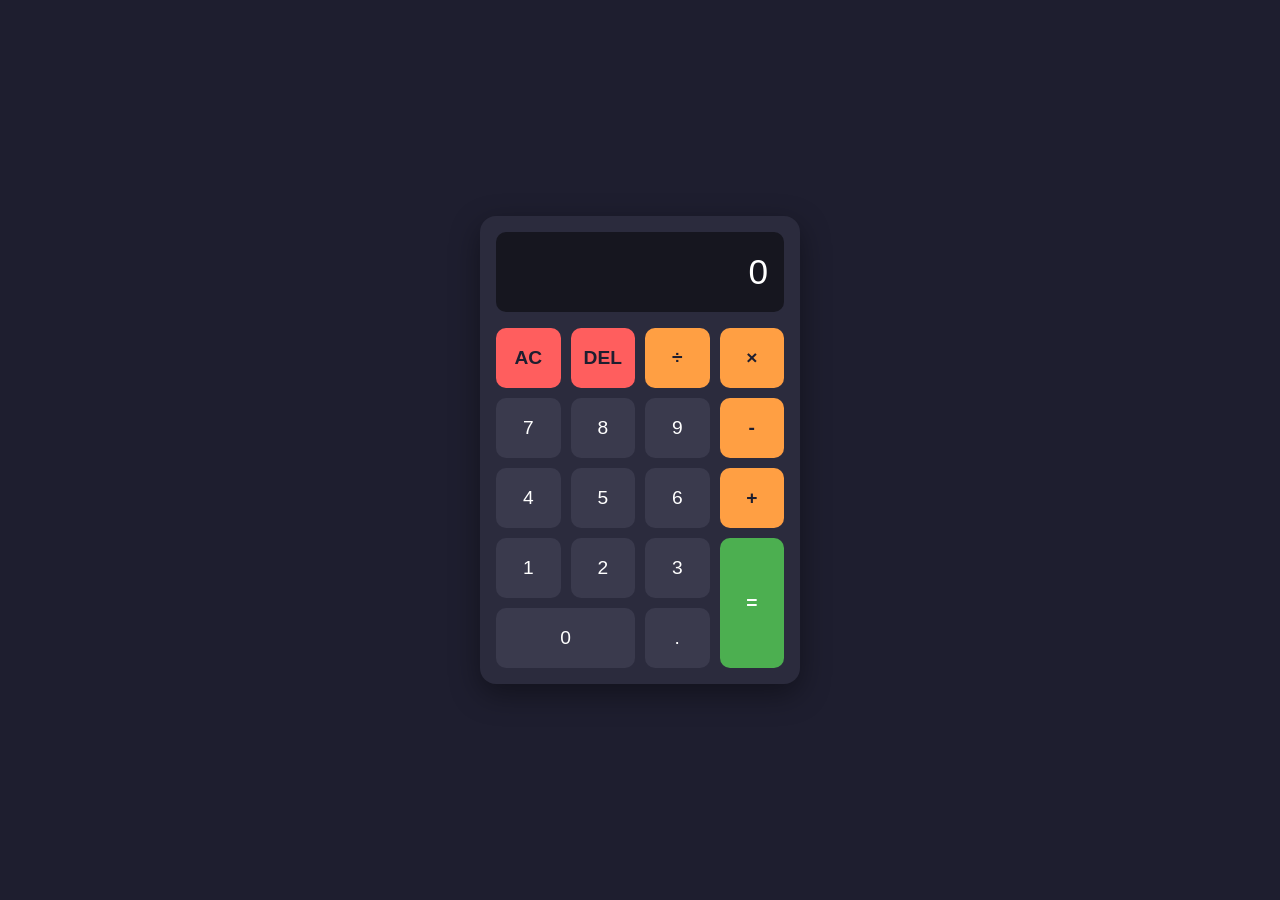
<file: js-projects/calculator/index.html>
<!DOCTYPE html>
<html lang="en">
<head>
  <meta charset="UTF-8" />
  <meta name="viewport" content="width=device-width, initial-scale=1.0" />
  <title>Simple Calculator</title>
  <link rel="stylesheet" href="style.css" />
</head>
<body>

  <main class="calculator">
    <div class="display" id="display">0</div>

    <div class="buttons">
      <button class="btn btn-clear" data-action="clear">AC</button>
      <button class="btn btn-delete" data-action="delete">DEL</button>
      <button class="btn btn-operator" data-action="operator" data-value="/">÷</button>
      <button class="btn btn-operator" data-action="operator" data-value="*">×</button>

      <button class="btn" data-action="number" data-value="7">7</button>
      <button class="btn" data-action="number" data-value="8">8</button>
      <button class="btn" data-action="number" data-value="9">9</button>
      <button class="btn btn-operator" data-action="operator" data-value="-">-</button>

      <button class="btn" data-action="number" data-value="4">4</button>
      <button class="btn" data-action="number" data-value="5">5</button>
      <button class="btn" data-action="number" data-value="6">6</button>
      <button class="btn btn-operator" data-action="operator" data-value="+">+</button>

      <button class="btn" data-action="number" data-value="1">1</button>
      <button class="btn" data-action="number" data-value="2">2</button>
      <button class="btn" data-action="number" data-value="3">3</button>
      <button class="btn btn-equals" data-action="equals">=</button>

      <button class="btn btn-zero" data-action="number" data-value="0">0</button>
      <button class="btn" data-action="decimal">.</button>
    </div>
  </main>

  <script src="script.js"></script>
</body>
</html>
</file>
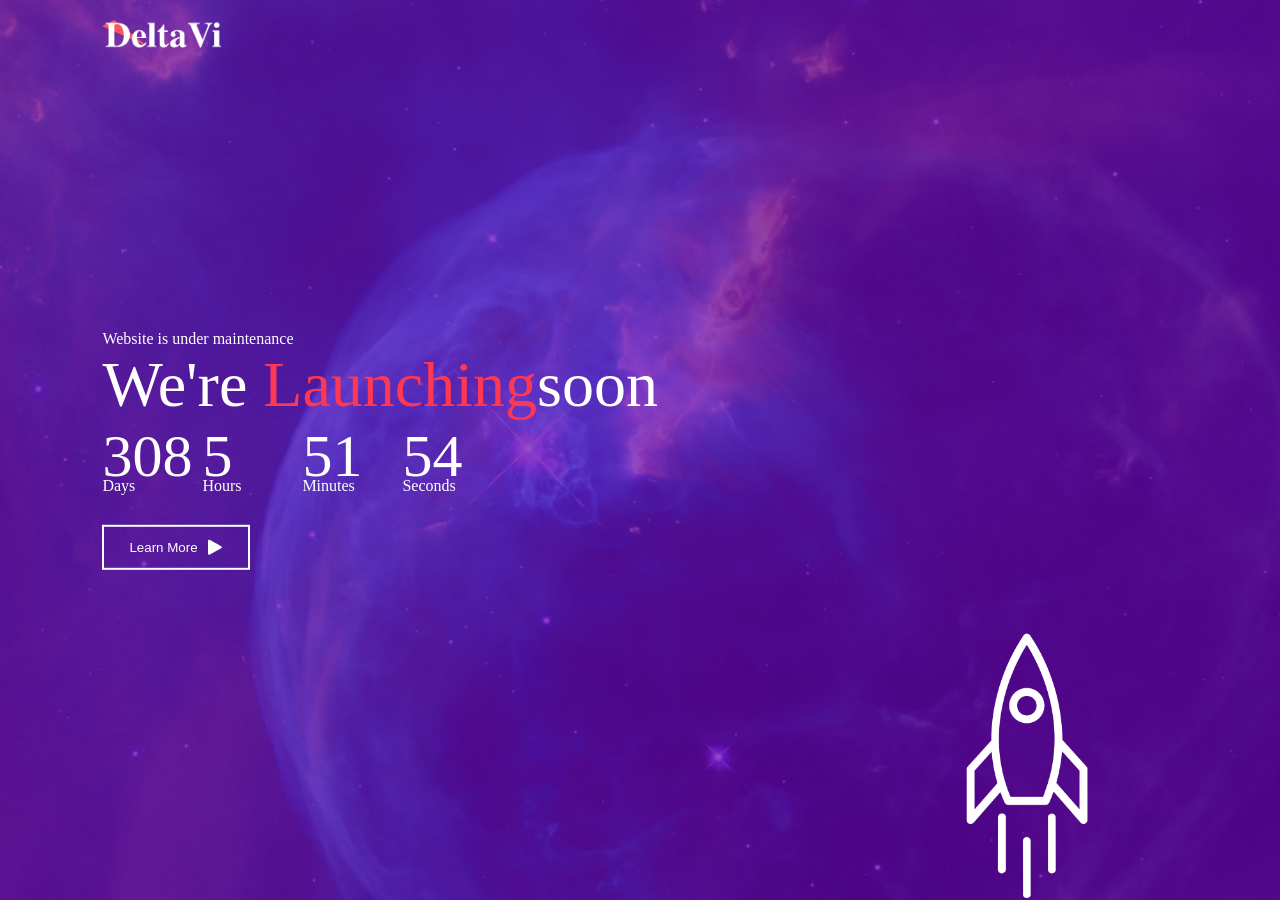
<file: js-projects/coming_soon/index.html>
<!DOCTYPE html>
<html lang="en">
<head>
    <meta charset="UTF-8">
    <meta name="viewport" content="width=device-width, initial-scale=1.0">
    <title>Coming Soon Page</title>
    <link rel="stylesheet" href="style.css">
</head>
<body>

    <div class="container">
        <img src="images/logo.png" alt="logo" class="logo">

        <div class="content">
            <p>Website is under maintenance</p>
            <h1>We're <span>Launching</span>soon</h1>
            <div class="launch-time">
                <div>
                    <p id="days">00</p>
                    <span>Days</span>
                </div>
                <div>
                    <p id="hours">00</p>
                    <span>Hours</span>
                </div>
                <div>
                    <p id="minutes">00</p>
                    <span>Minutes</span>
                </div>
                <div>
                    <p id="seconds">00</p>
                    <span>Seconds</span>
                </div>
            </div>
            <button type="button">Learn More <img src="images/triangle.png" alt="triangle"> </button>
        </div>
        <img src="images/rocket.png" alt="rocket" class="rocket">
    </div>
    

    <script src="script.js"></script>
</body>
</html>
</file>
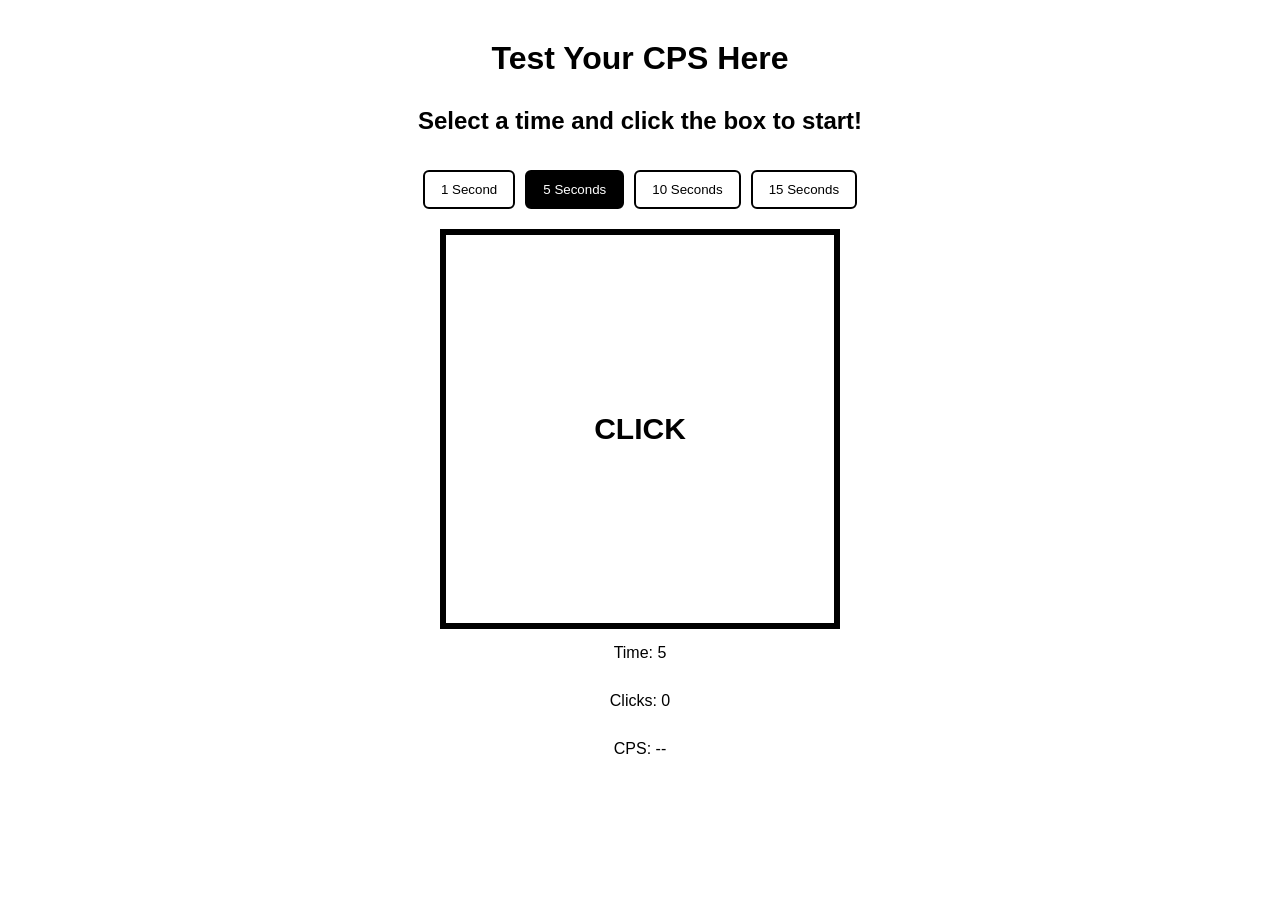
<file: js-projects/cps-tester/index.html>
<!DOCTYPE html>
<html lang="en">
<head>
    <meta charset="UTF-8">
    <meta name="viewport" content="width=device-width, initial-scale=1.0">

    <title>CPS Tester</title>

    <link rel="stylesheet" href="style.css">
</head>

<body>

    <h1>Test Your CPS Here</h1>

    <h2 id="status">Select a time and click the box to start!</h2>

    <div class="time-options">

        <button class="time-btn" data-time="1">1 Second</button>

        <button class="time-btn active" data-time="5">5 Seconds</button>

        <button class="time-btn" data-time="10">10 Seconds</button>

        <button class="time-btn" data-time="15">15 Seconds</button>

    </div>

    <div class="click-box" id="click-box">
        CLICK
    </div>

    <p id="time-display">Time: 5</p>

    <p id="score-display">Clicks: 0</p>

    <p id="cps-display">CPS: --</p>


    <script src="script.js"></script>

</body>
</html>
</file>
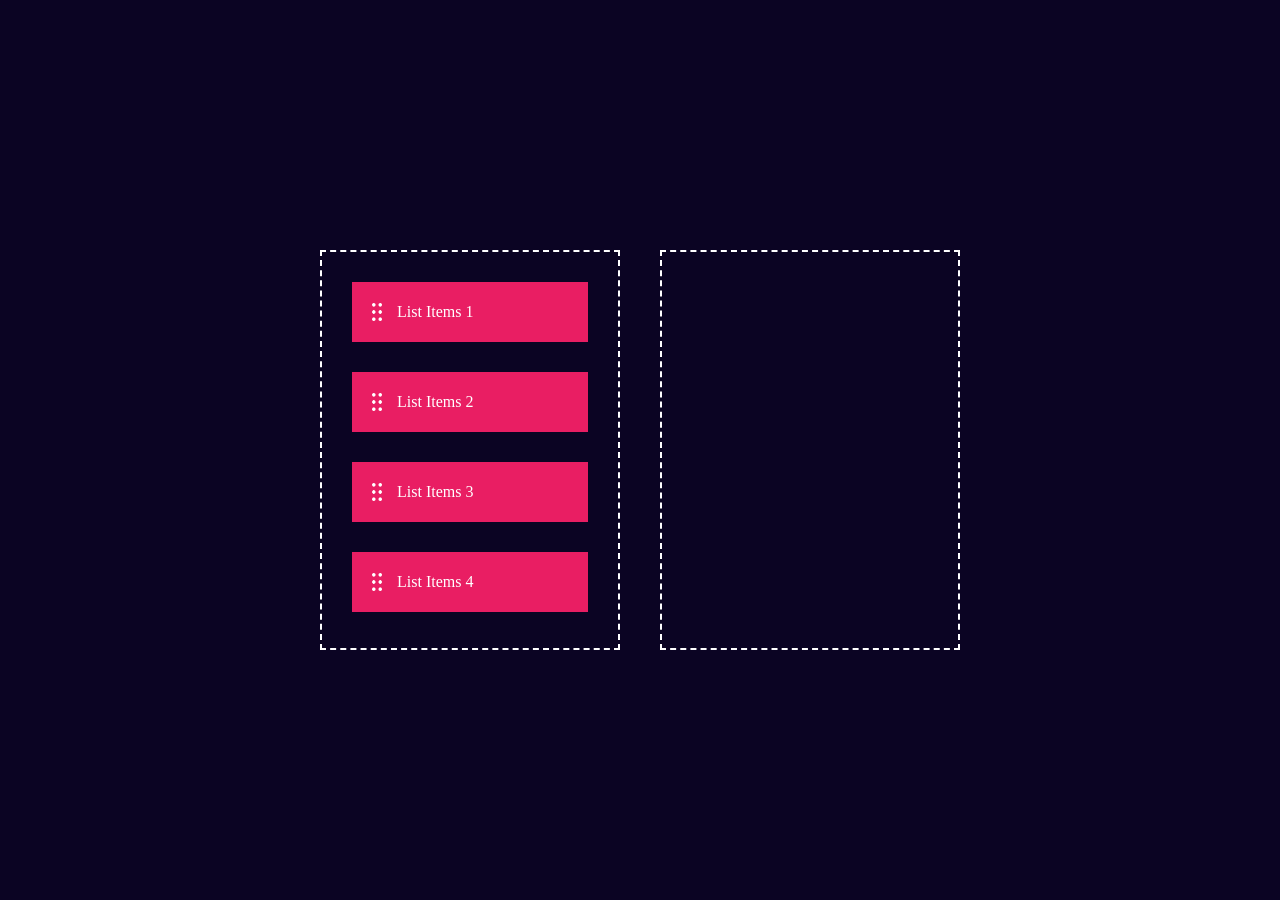
<file: js-projects/drag_drop/index.html>
<!DOCTYPE html>
<html lang="en">
<head>
    <meta charset="UTF-8">
    <meta name="viewport" content="width=device-width, initial-scale=1.0">
    <title>Drag & Drop</title>
    <link rel="stylesheet" href="style.css">
</head>
<body>

    <div class="container">
        <div id="left">
            <div class="list" draggable="true"> <img src="drag_drop_icon.png" alt="drag and drop">List Items 1</div>
            <div class="list" draggable="true"> <img src="drag_drop_icon.png" alt="drag and drop">List Items 2</div>
            <div class="list" draggable="true"> <img src="drag_drop_icon.png" alt="drag and drop">List Items 3</div>
            <div class="list" draggable="true"> <img src="drag_drop_icon.png" alt="drag and drop">List Items 4</div>
        </div>
        <div id="right"></div>
    </div>

    <script src="script.js"></script>
</body>
</html>
</file>
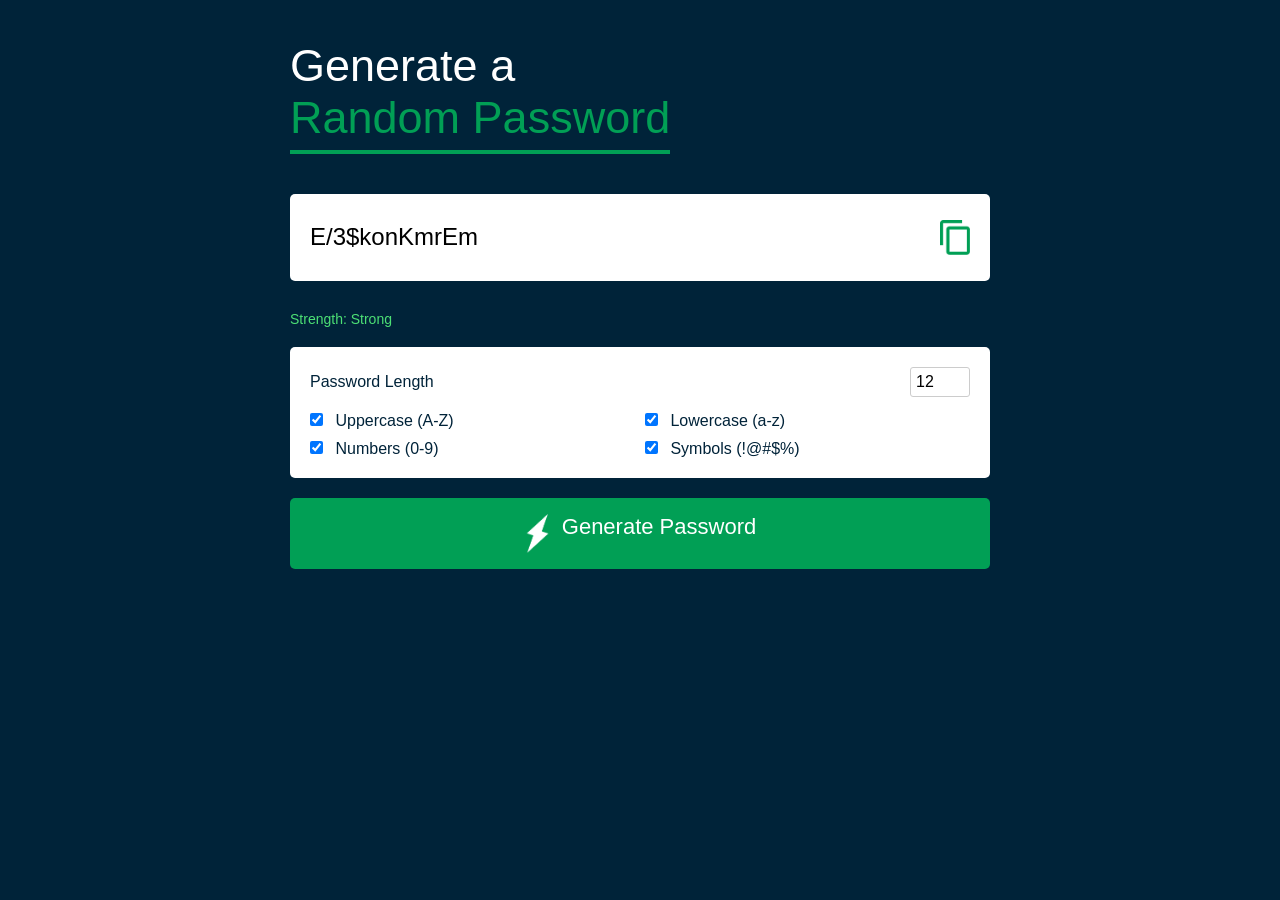
<file: js-projects/password generator/index.html>
<!DOCTYPE html>
<html lang="en">
<head>
    <meta charset="UTF-8">
    <meta name="viewport" content="width=device-width, initial-scale=1.0">
    <title>Random Password Generator</title>
    <link rel="stylesheet" href="style.css">
</head>
<body>
    <div class="container">
        <h1>Generate a<br><span>Random Password</span></h1>
        <div class="display">
            <input type="text" id="password" placeholder="Password" readonly>
            <img src="images/copy.png" alt="copy" title="Copy password" onclick="copyPassword()">
        </div>
        <div class="msg-row">
            <p id="strengthText" class="strength-text"></p>
            <p id="copiedMsg" class="copied-msg">Copied!</p>
        </div>

        <div class="options">
            <div class="length-option">
                <label for="length">Password Length</label>
                <input type="number" id="length" value="12" min="4" max="32">
            </div>

            <div class="checkbox-grid">
                <label><input type="checkbox" id="uppercase" checked> Uppercase (A-Z)</label>
                <label><input type="checkbox" id="lowercase" checked> Lowercase (a-z)</label>
                <label><input type="checkbox" id="numbers" checked> Numbers (0-9)</label>
                <label><input type="checkbox" id="symbols" checked> Symbols (!@#$%)</label>
            </div>
        </div>

        <button onclick="createPassword()"> <img src="images/generate.png" alt="generate"> Generate Password</button>
    </div>

    <script src="script.js"></script>
</body>
</html>
</file>
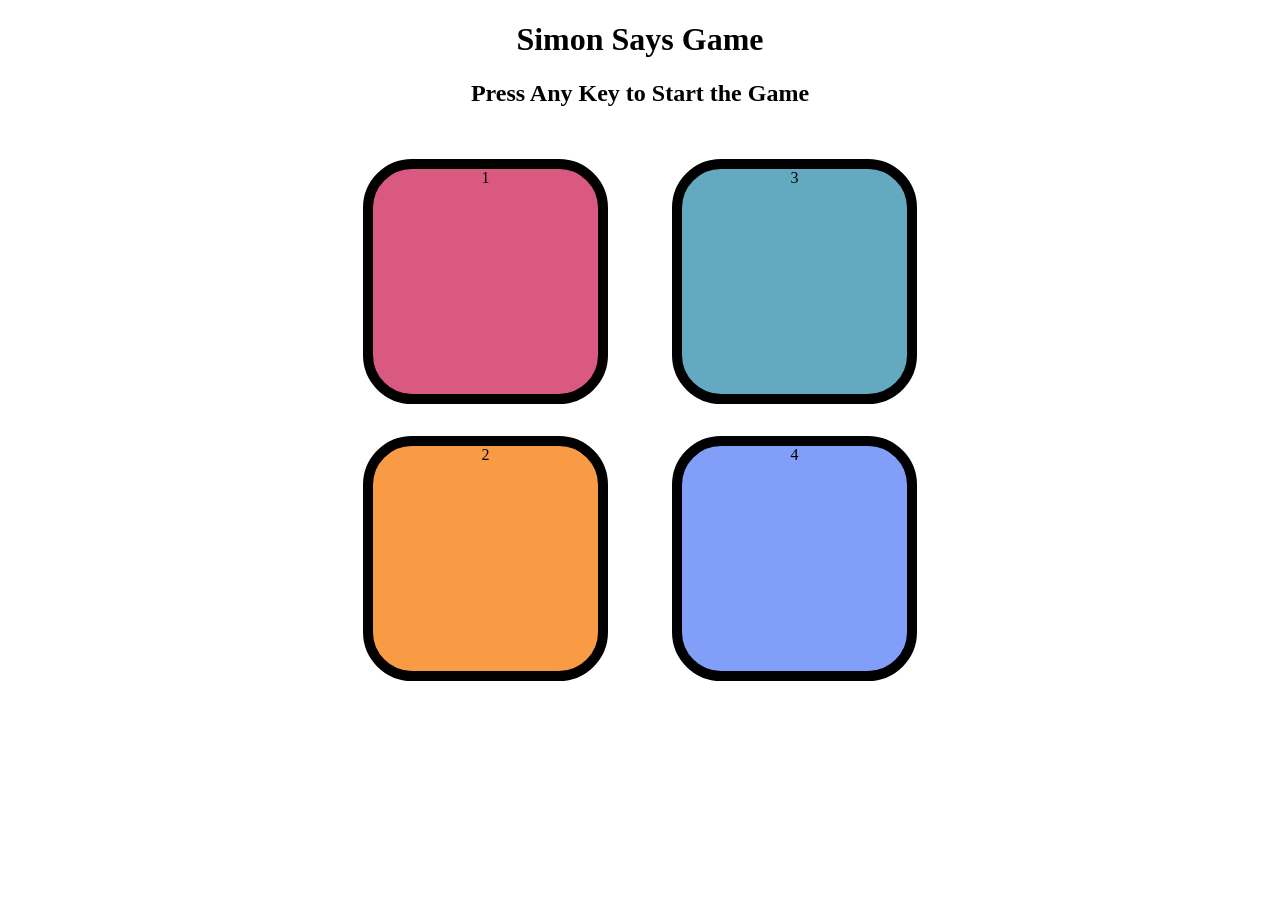
<file: js-projects/simon say/index.html>
<!doctype html>
<html lang="en">
  <head>
    <meta charset="UTF-8" />
    <meta name="viewport" content="width=device-width, initial-scale=1.0" />
    <title>Simon Says Game</title>
    <link rel="stylesheet" href="style.css" />
  </head>

  <body>
    <h1>Simon Says Game</h1>
    <h2>Press Any Key to Start the Game</h2>

    <div class="btn-container">
      <div class="line-one">
        <div class="btn red" id="red">1</div>
        <div class="btn yellow" id="yellow">2</div>
      </div>

      <div class="line-two">
        <div class="btn green" id="green">3</div>
        <div class="btn purple" id="purple">4</div>
      </div>
    </div>

    <script src="app.js"></script>
  </body>
</html>
</file>
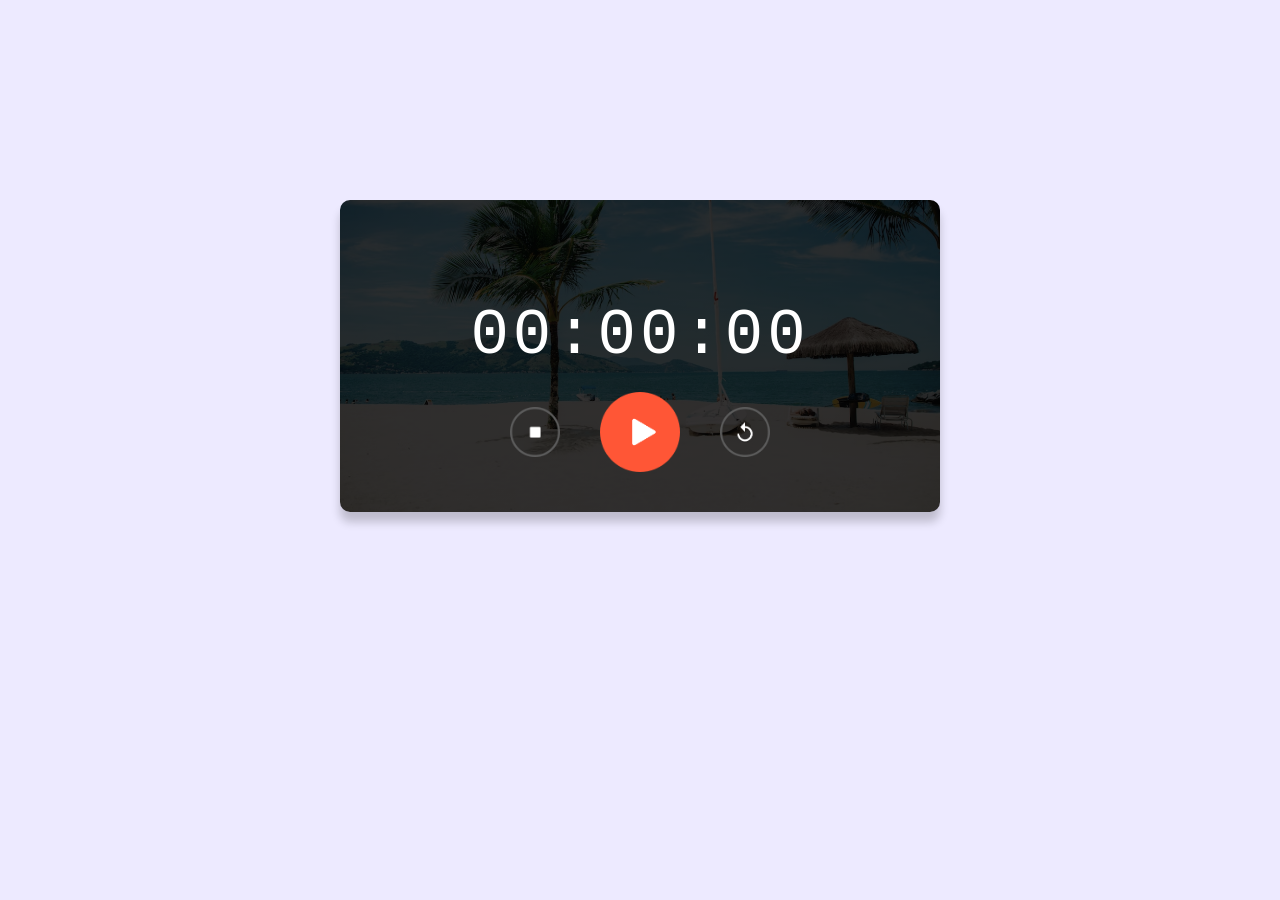
<file: js-projects/stopwatch/index.html>
<!DOCTYPE html>
<html lang="en">
<head>
    <meta charset="UTF-8">
    <meta name="viewport" content="width=device-width, initial-scale=1.0">
    <title>StopWatch</title>
    <link rel="stylesheet" href="style.css">
</head>
<body>

    <div class="stopwatch">
        <h1 id="display">00:00:00</h1>
        <div class="buttons">
            <img id="stopBtn" src="images/stop.png" alt="stop">
            <img id="startBtn" src="images/start.png" alt="start">
            <img id="resetBtn" src="images/reset.png" alt="reset">
        </div>
    </div>

    <script src="script.js"></script>
    
</body>
</html>
</file>
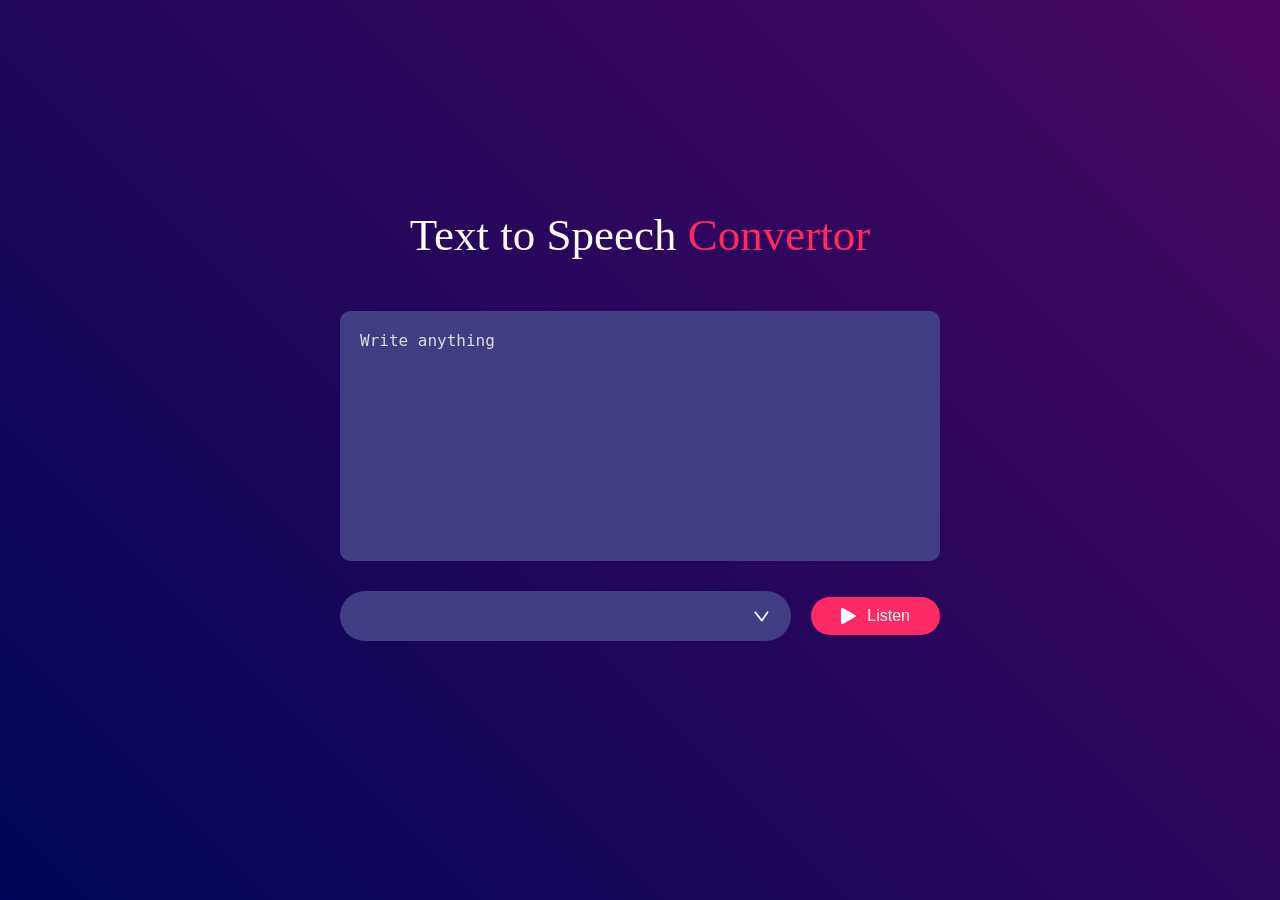
<file: js-projects/text_to_speech/index.html>
<!DOCTYPE html>
<html lang="en">
<head>
    <meta charset="UTF-8">
    <meta name="viewport" content="width=device-width, initial-scale=1.0">
    <title>Text To Speech</title>
    <link rel="stylesheet" href="style.css">
</head>
<body>

    <div class="hero">
        <h1>Text to Speech <span>Convertor</span></h1>
        <textarea placeholder="Write anything"></textarea>
        <div class="row">
            <select></select>
            <button> <img src="images/play.png" alt="play"> Listen</button>
        </div>
    </div>

    <script src="script.js"></script>
</body>
</html>
</file>
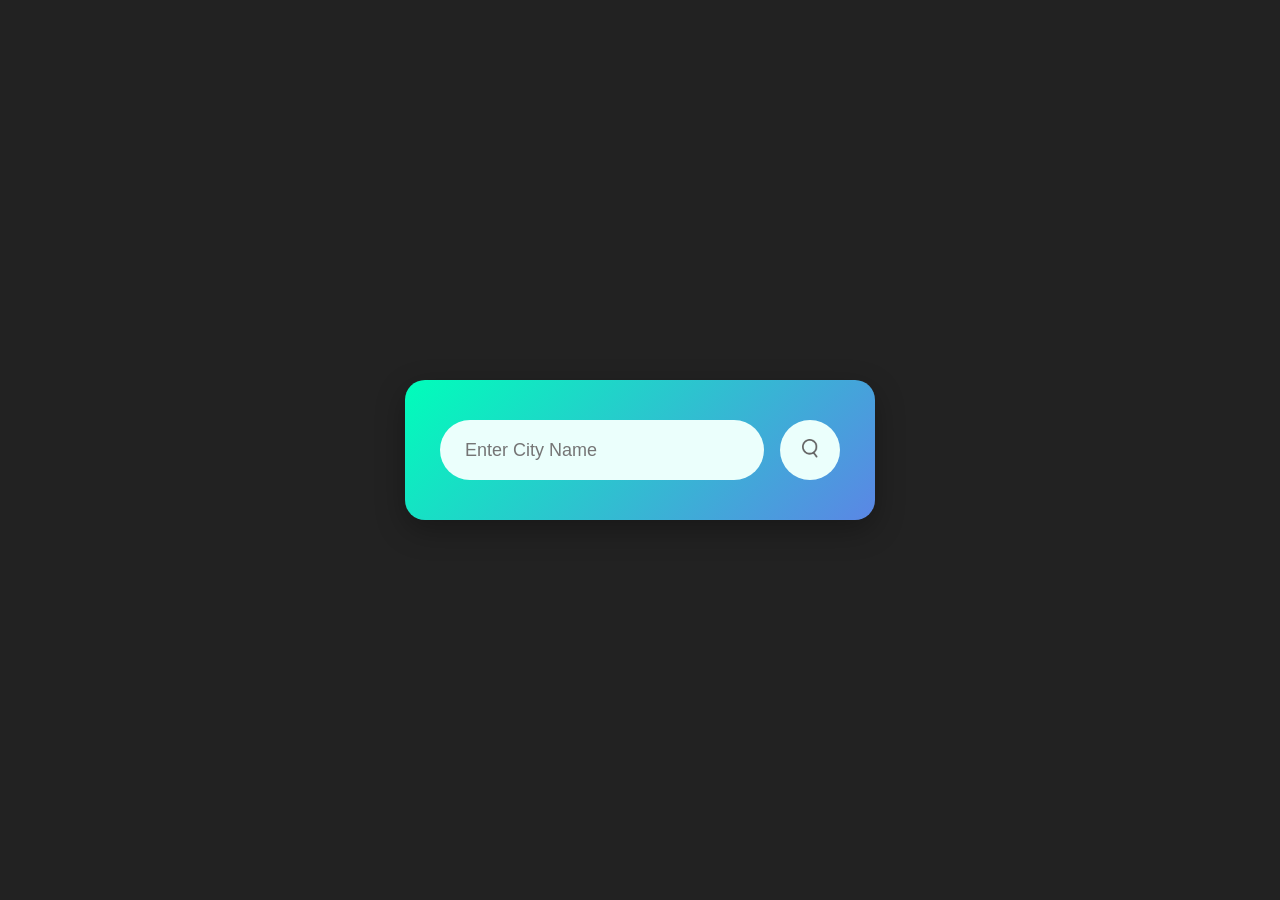
<file: js-projects/weather app/index.html>
<!doctype html>
<html lang="en">
  <head>
    <meta charset="UTF-8" />
    <meta name="viewport" content="width=device-width, initial-scale=1.0" />
    <title>Weather App</title>
    <link rel="stylesheet" href="style.css" />
  </head>
  <body>
    <div class="card">
      <div class="search">
        <input type="text" placeholder="Enter City Name" spellcheck="false" />
        <button><img src="images/search.png" alt="search Button" /></button>
      </div>
      <div class="error">
        <p>City not found. Please check the spelling.</p>
      </div>
      <div class="weather">
        <img src="images/rain.png" alt="weather icon" class="weather-icon" />
        <h1 class="temp">22°C</h1>
        <h2 class="city">New York</h2>
        <div class="details">
          <div class="col">
            <img src="images/humidity.png" alt="humidity img" />
            <div>
              <p class="humidity">50%</p>
              <p>Humidity</p>
            </div>
          </div>
          <div class="col">
            <img src="images/wind.png" alt="wind img" />
            <div>
              <p class="wind">15 km/h</p>
              <p>Wind speed</p>
            </div>
          </div>
        </div>
      </div>
    </div>

    <script src="script.js"></script>
  </body>
</html>
</file>
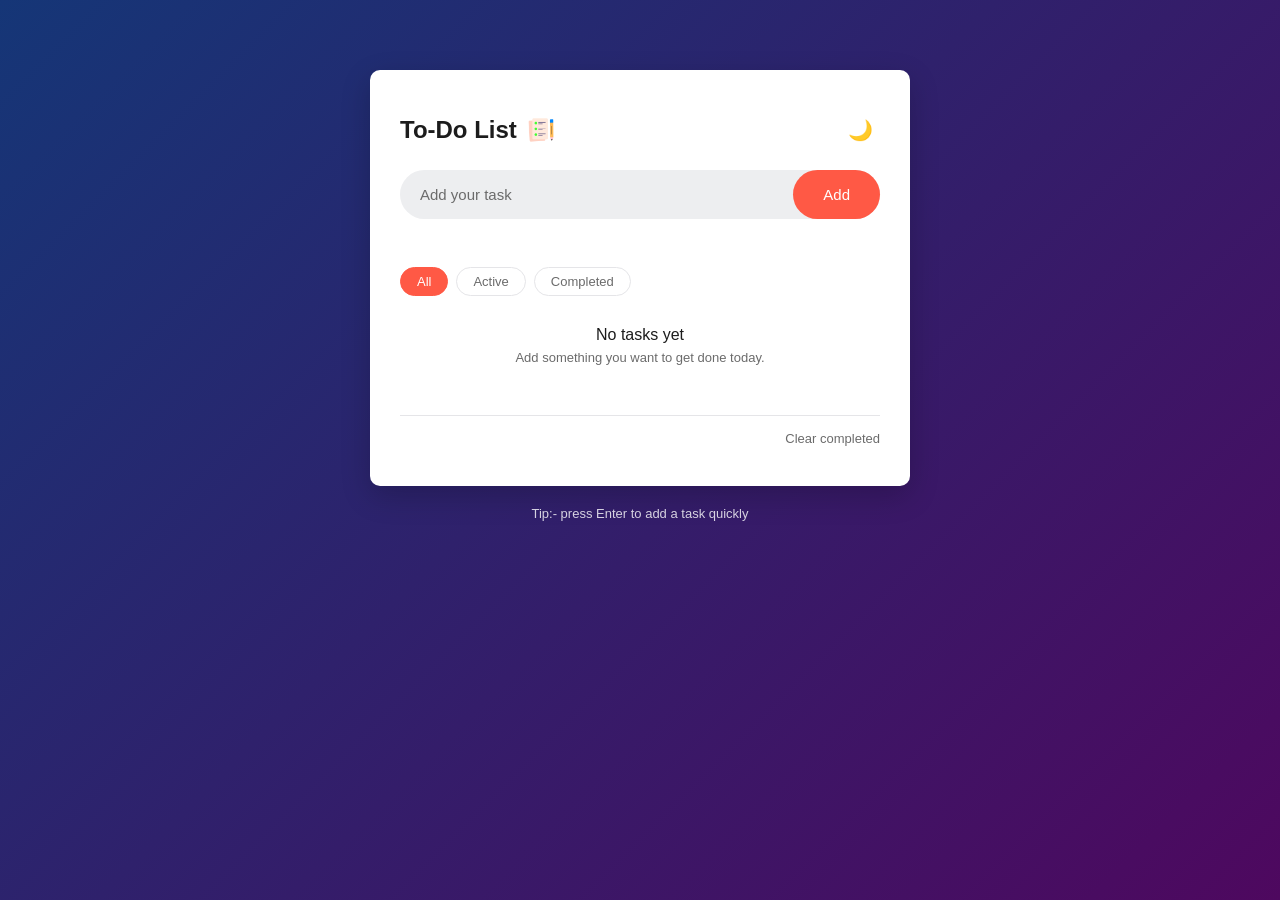
<file: js-projects/Todo List/todo_list.html>
<!DOCTYPE html>
<html lang="en">
<head>
    <meta charset="UTF-8">
    <meta name="viewport" content="width=device-width, initial-scale=1.0">
    <title>To-Do List App</title>
    <link rel="stylesheet" href="todo_list.css">
</head>
<body>

    <div class="page">
        <div class="todo-app">

            <div class="app-header">
                <h2>To-Do List <img src="images/icon.png" alt="Todo list icon"></h2>
                <button id="theme-toggle" class="icon-btn" title="Switch to dark mode" aria-label="Switch to dark mode">🌙</button>
            </div>

            <div class="row">
                <input type="text" id="input-box" placeholder="Add your task" aria-label="New task">
                <button id="add-btn">Add</button>
            </div>

            <p id="form-message" class="form-message" role="alert"></p>

            <div class="filters">
                <button class="filter-btn active" data-filter="all">All</button>
                <button class="filter-btn" data-filter="active">Active</button>
                <button class="filter-btn" data-filter="completed">Completed</button>
            </div>

            <ul id="list-container"></ul>

            <div id="empty-state" class="empty-state">
                <p id="empty-title" class="empty-title">No tasks yet</p>
                <p id="empty-text" class="empty-text">Add something you want to get done today.</p>
            </div>

            <div class="app-footer">
                <span id="task-counter"></span>
                <button id="clear-completed-btn" class="text-btn">Clear completed</button>
            </div>

        </div>

        <p class="hint">Tip:- press Enter to add a task quickly</p>
    </div>

    <script src="todo_list.js"></script>
</body>
</html>
</file>
<file: js-projects/calculator/style.css>
* {
  box-sizing: border-box;
  margin: 0;
  padding: 0;
}

body {
  min-height: 100vh;
  display: flex;
  align-items: center;
  justify-content: center;
  background: #1e1e2f;
  font-family: "Segoe UI", Arial, sans-serif;
  padding: 20px;
}

.calculator {
  width: 320px;
  background: #2b2b3d;
  border-radius: 16px;
  padding: 16px;
  box-shadow: 0 10px 30px rgba(0, 0, 0, 0.4);
}

.display {
  background: #16161f;
  color: #ffffff;
  font-size: 2.2rem;
  text-align: right;
  padding: 20px 16px;
  border-radius: 10px;
  margin-bottom: 16px;
  overflow-x: auto;
  white-space: nowrap;
}

.buttons {
  display: grid;
  grid-template-columns: repeat(4, 1fr);
  grid-auto-rows: 60px;
  gap: 10px;
}

.btn {
  border: none;
  border-radius: 10px;
  background: #3a3a4d;
  color: #ffffff;
  font-size: 1.2rem;
  cursor: pointer;
  transition: background 0.15s ease, transform 0.1s ease;
}

.btn:hover {
  background: #4a4a63;
}

.btn:active {
  transform: scale(0.95);
}

.btn-operator {
  background: #ff9f43;
  color: #1e1e2f;
  font-weight: bold;
}

.btn-operator:hover {
  background: #ffb366;
}

.btn-clear,
.btn-delete {
  background: #ff5e5e;
  color: #1e1e2f;
  font-weight: bold;
}

.btn-clear:hover,
.btn-delete:hover {
  background: #ff8080;
}

.btn-equals {
  background: #4caf50;
  color: #ffffff;
  font-weight: bold;
  grid-row: span 2;
}

.btn-equals:hover {
  background: #5fc767;
}

.btn-zero {
  grid-column: span 2;
}

@media (max-width: 380px) {
  .calculator {
    width: 100%;
  }

  .display {
    font-size: 1.8rem;
  }

  .buttons {
    grid-auto-rows: 52px;
  }

  .btn {
    font-size: 1rem;
  }
}
</file>
<file: js-projects/coming_soon/style.css>
*{
    margin: 0;
    padding: 0;
    box-sizing: border-box;
}
.container{
    width: 100vw;
    height: 100vh;
    background-image: url(images/background.png);
    background-position: center ;
    background-size: cover;
    padding: 0 8%;
    position: relative;
}
.logo{
    width: 120px;
    padding: 20px 0;
    cursor: pointer;
}
.content{
    top: 50%;
    position: absolute;
    transform: translateY(-50%);
    color:#fff;
}
.content h1{
    font-size: 64px;
    font-weight: 500;
}
.content h1 span{
    color: #ff3753;
}
.content button{
    background: transparent;
    border: 2px solid #fff;
    outline: none;
    padding: 12px 25px;
    color: #fff;
    display: flex;
    align-items: center;
    margin-top: 30px;
    cursor: pointer;
}
.content button img{
    width: 15px;
    margin-left: 10px;
}
.launch-time{
    display: flex;
}
.launch-time div{
    flex-basis: 100px;
}
.launch-time div p{
    font-size: 60px;
    margin-bottom: -14px;
}
.rocket{
    width: 250px;
    position: absolute;
    right:10%;
    bottom: 0;
    animation: rocket 4s linear infinite;
}
@keyframes rocket{
    0%{
        bottom: 0;
        opacity: 0;
    }
    100%{
        bottom: 105%;
        opacity: 1;

    }
}
</file>
<file: js-projects/cps-tester/style.css>
* {
    padding: 0;
    margin: 0;
    box-sizing: border-box;
}

body {
    min-height: 100vh;

    display: flex;
    flex-direction: column;
    align-items: center;

    font-family: Arial, sans-serif;
}

h1,
h2,
p {
    margin: 15px;
}

h1 {
    margin-top: 40px;
}

h2 {
    text-align: center;
}


/* Time Selection */

.time-options {
    display: flex;
    gap: 10px;

    margin: 20px;
}

.time-btn {
    padding: 10px 16px;

    border: 2px solid black;
    background-color: white;

    cursor: pointer;

    border-radius: 6px;
}

.time-btn:hover {
    background-color: lightgray;
}

.time-btn.active {
    background-color: black;
    color: white;
}


/* Click Box */

.click-box {
    height: 400px;
    width: 400px;

    border: 6px solid black;

    display: flex;
    align-items: center;
    justify-content: center;

    cursor: pointer;

    font-size: 30px;
    font-weight: bold;
}

.click-box:active {
    transform: scale(0.98);
}


/* Mobile */

@media (max-width: 500px) {

    .click-box {
        width: 90vw;
        height: 90vw;
    }

    .time-options {
        flex-wrap: wrap;
        justify-content: center;
    }

}
</file>
<file: js-projects/drag_drop/style.css>
*{
    margin: 0;
    padding: 0;
    box-sizing: border-box;
}
.container{
    width: 100%;
    min-height: 100vh;
    background: #0b0423;
    display: flex;
    align-items: center;
    justify-content: center;
}
#left , #right{
    width: 300px;
    min-height: 400px;
    margin: 20px;
    border :2px dashed #fff;
}
.list{
    background: #e91e63;
    height: 60px;
    margin: 30px;
    color : #fff;
    display: flex;
    align-items: center;
    cursor: grab;
}
.list img{
    width: 10px;
    margin-right: 15px;
    margin-left: 20px;
}
</file>
<file: js-projects/password generator/style.css>
*{
    padding: 0;
    margin: 0;
    font-family: 'poppins',sans-serif;
    box-sizing: border-box;
}
body{
    background: #002339;
    color: #fff;
    display: flex;
    justify-content: center;
    min-height: 100vh;
    padding: 40px 15px;
}
.container{
    width: 90%;
    max-width: 700px;
}
.display{
    width: 100%;
    margin-top: 50px;
    margin-bottom: 30px;
    background: #fff;
    display: flex;
    align-items: center;
    justify-content: space-between;
    padding: 26px 20px;
    border-radius: 5px;
}
.container h1{
    font-weight: 500;
    font-size: 45px;
}
.container h1 span{
    color: #019f55;
    border-bottom: 4px solid #019f55;
    padding-bottom: 7px;
}
.display img{
    width: 30px;
    cursor: pointer;

}
.display input{
    border: 0;
    outline: 0;
    font-size: 24px;
    flex: 1;
    margin-right: 10px;
}
.container button img{
    width: 28px;
    margin-right: 10px;
}
.container button{
    border: 0;
    outline: 0;
    background: #019f55;
    color: #fff;
    font-size: 22px;
    font-weight: 300;
    display: flex;
    justify-content: center;
    padding: 16px 26px;
    border-radius: 5px;
    cursor: pointer;
    width: 100%;
    transition: background 0.2s;
}
.container button:hover{
    background: #017c43;
}

.msg-row{
    display: flex;
    justify-content: space-between;
    align-items: center;
    margin-bottom: 20px;
}

.strength-text{
    font-size: 14px;
    font-weight: 500;
}
.strength-text.weak{
    color: #ff6b6b;
}
.strength-text.medium{
    color: #ffb84d;
}
.strength-text.strong{
    color: #4ce075;
}

.copied-msg{
    display: none;
    color: #4ce075;
    font-weight: 500;
}

.options{
    background: #fff;
    color: #002339;
    border-radius: 5px;
    padding: 20px;
    margin-bottom: 20px;
}

.length-option{
    display: flex;
    align-items: center;
    justify-content: space-between;
    margin-bottom: 15px;
}

.length-option input{
    width: 60px;
    padding: 5px;
    font-size: 16px;
    border: 1px solid #ccc;
    border-radius: 3px;
}
.length-option input:focus{
    outline: 2px solid #019f55;
}

.checkbox-grid{
    display: grid;
    grid-template-columns: 1fr 1fr;
    gap: 10px;
}

.options label{
    font-size: 16px;
    cursor: pointer;
}

.options input[type="checkbox"]{
    margin-right: 8px;
}

@media (max-width: 500px){
    .container h1{
        font-size: 32px;
    }
    .checkbox-grid{
        grid-template-columns: 1fr;
    }
}
</file>
<file: js-projects/simon say/style.css>
body {
    padding: 0px;
    margin: 0px;
    text-align: center;
}

.btn{
    height: 225px;
    width: 225px;
    border-radius: 20%;
    border : 10px solid black;
    margin: 2rem;
}
.btn-container{
    display: flex;
    justify-content: center;
}
.red{
    background-color: #d95980;
}
.yellow{
    background-color: #f99b45;
}
.green{
    background-color: #63aac0;
}
.purple{
    background-color: #819ff9;
}
.flash{
    background-color: white;
}
.userflash{
    background-color: green;
}
</file>
<file: js-projects/stopwatch/style.css>
* {
    box-sizing: border-box;
    margin: 0;
    padding: 0;
}
body{
    background: #edeaff;
    font-family: Arial, sans-serif;
}
.stopwatch{
    width: 90%;
    max-width: 600px;
    background:linear-gradient(rgba(0,0,0,0.8),rgba(0,0,0,0.8)),url(images/background.png);
    background-size: cover;
    background-position: center;
    text-align: center;
    padding: 40px 0;
    color: #fff;
    margin: 200px auto 0;
    border-radius: 10px;
    box-shadow: 0 10px 10px rgba(0,0,0,0.2);
}
.stopwatch h1{
    margin-top: 60px;
    font-size: 64px;
    font-weight: 300;
    font-family: "Courier New", monospace;
    letter-spacing: 4px;
}
.buttons{
    display: flex;
    align-items: center;
    justify-content: center;
    margin-top: 20px;
}
.buttons img{
    width: 50px;
    margin: 0 20px;
    cursor: pointer;
    transition: transform 0.2s ease;
}
.buttons img:hover{
    transform: scale(1.1);
}
.buttons img:active{
    transform: scale(0.95);
}
.buttons img:nth-child(2){
    width: 80px;
}
</file>
<file: js-projects/text_to_speech/style.css>
*{
    margin: 0;
    padding: 0;
    box-sizing: border-box;
}
.hero{
    width: 100%;
    min-height: 100vh;
    background: linear-gradient(45deg,#010758,#490661);
    display: flex;
    align-items: center;
    justify-content: center;
    flex-direction: column;
    color: #fff;
}
.hero h1{
    font-size: 45px;
    font-weight: 500;
    margin-top: -50px;
    margin-bottom: 50px;
}
.hero h1 span{
    color: #ff2963;
}
textarea{
    width: 600px;
    height: 250px;
    background: #403d84;
    color: #fff;
    font-size: 15px;
    border: 0;
    outline: 0;
    padding: 20px;
    border-radius: 10px;
    resize: none;
    margin-bottom: 30px;
}
textarea::placeholder{
    font-size: 16px;
    color: #ddd;
}
.row{
    width: 600px;
    display: flex;
    align-items: center;
    gap:20px;
}
button{
    background: #ff2963;
    color: #fff;
    font-size: 16px;
    padding: 10px 30px;
    border-radius: 35px;
    border: 0;
    outline: 0;
    cursor: pointer;
    display: flex;
    align-items: center;
}
button img{
    width: 16px;
    margin-right: 10px;
}
select{
    flex:1;
    color: #fff;
    background: #403d84;
    height: 50px;
    padding: 0 20px;
    outline: 0;
    border: 0;
    border-radius: 35px;
    appearance: none;
    background-image: url(images/dropdown.png);
    background-repeat: no-repeat;
    background-size: 15px;
    background-position-x: calc(95%);
    background-position-y: 20px;
}
</file>
<file: js-projects/weather app/style.css>
* {
    margin: 0;
    padding: 0;
    font-family: 'Poppins', sans-serif;
    box-sizing: border-box;
}

body {
    background: #222;
    min-height: 100vh;
    display: flex;
    align-items: center;
    justify-content: center;
    padding: 20px;
}

.card {
    width: 90%;
    max-width: 470px;
    background: linear-gradient(135deg, #00feba, #5b86e5);
    color: #fff;
    border-radius: 20px;
    padding: 40px 35px;
    text-align: center;
    box-shadow: 0 10px 30px rgba(0, 0, 0, 0.3);
}

.search {
    width: 100%;
    display: flex;
    align-items: center;
    justify-content: center;
}

.search input {
    border: 0;
    outline: 0;
    background: #ebfffc;
    color: #555;
    padding: 10px 25px;
    height: 60px;
    border-radius: 30px;
    flex: 1;
    margin-right: 16px;
    font-size: 18px;
    transition: box-shadow 0.3s;
}

.search input:focus {
    box-shadow: 0 0 0 3px rgba(255, 255, 255, 0.5);
}

.search button {
    border: 0;
    outline: 0;
    background: #ebfffc;
    border-radius: 50%;
    width: 60px;
    height: 60px;
    cursor: pointer;
    flex-shrink: 0;
    transition: background 0.3s, transform 0.2s;
}

.search button:hover {
    background: #fff;
    transform: scale(1.05);
}

.search button img {
    width: 16px;
}

.weather-icon {
    width: 170px;
    margin-top: 30px;
}

.weather h1 {
    font-size: 80px;
    font-weight: 500;
}

.weather h2 {
    font-size: 45px;
    font-weight: 400;
    margin-top: -10px;
}

.details {
    display: flex;
    align-items: center;
    justify-content: space-between;
    padding: 0 20px;
    margin-top: 50px;
}

.col {
    display: flex;
    align-items: center;
    text-align: left;
}

.col img {
    width: 40px;
    margin-right: 10px;
}

.humidity, .wind {
    font-size: 28px;
    margin-top: -6px;
}

.weather {
    display: none;
}

.error {
    text-align: left;
    margin-left: 10px;
    font-size: 14px;
    margin-top: 10px;
    color: #ffdcdc;
    display: none;
}

@media (max-width: 500px) {
    .card {
        padding: 30px 20px;
    }

    .search input {
        padding: 10px 15px;
        font-size: 16px;
    }

    .weather h1 {
        font-size: 60px;
    }

    .weather h2 {
        font-size: 34px;
    }

    .details {
        padding: 0;
    }

    .humidity, .wind {
        font-size: 22px;
    }
}
</file>
<file: js-projects/Todo List/todo_list.css>
:root {
    --bg-start: #153677;
    --bg-end: #4e085f;
    --card-bg: #ffffff;
    --text-color: #1c1c1c;
    --muted-text: #6b6b6b;
    --accent: #ff5945;
    --accent-hover: #e64e3b;
    --row-bg: #edeef0;
    --border-color: #e5e5e8;
    --completed-text: #9a9a9a;
    --danger: #d64545;
}

body.dark {
    --bg-start: #0c0c1a;
    --bg-end: #241132;
    --card-bg: #23232f;
    --text-color: #f1f1f1;
    --muted-text: #a7a7b3;
    --accent: #ff6b55;
    --accent-hover: #ff8571;
    --row-bg: #2e2e3d;
    --border-color: #3a3a4a;
    --completed-text: #77778a;
    --danger: #ff7a7a;
}

* {
    padding: 0;
    margin: 0;
    font-family: 'Poppins', sans-serif;
    box-sizing: border-box;
}

body {
    background: linear-gradient(135deg, var(--bg-start), var(--bg-end));
    min-height: 100vh;
    transition: background 0.3s ease;
}

.page {
    width: 100%;
    min-height: 100vh;
    padding: 10px;
    display: flex;
    flex-direction: column;
    align-items: center;
}

.todo-app {
    width: 100%;
    max-width: 540px;
    background: var(--card-bg);
    margin: 60px auto 10px;
    padding: 40px 30px;
    border-radius: 10px;
    box-shadow: 0 10px 30px rgba(0, 0, 0, 0.2);
    transition: background 0.3s ease;
}

.hint {
    color: rgba(255, 255, 255, 0.8);
    font-size: 13px;
    margin-top: 10px;
    text-align: center;
}

.app-header {
    display: flex;
    align-items: center;
    justify-content: space-between;
    margin-bottom: 20px;
}

.app-header h2 {
    color: var(--text-color);
    display: flex;
    align-items: center;
}

.app-header img {
    width: 28px;
    margin-left: 10px;
}

.icon-btn {
    background: none;
    border: none;
    font-size: 20px;
    cursor: pointer;
    border-radius: 50%;
    width: 40px;
    height: 40px;
}

.icon-btn:hover {
    background: var(--row-bg);
}

.row {
    display: flex;
    align-items: center;
    justify-content: space-between;
    background: var(--row-bg);
    border-radius: 30px;
    padding-left: 20px;
}

.row input {
    flex: 1;
    border: none;
    outline: none;
    background: transparent;
    padding: 16px 0;
    font-size: 15px;
    color: var(--text-color);
}

.row input::placeholder {
    color: var(--muted-text);
}

.row button {
    border: none;
    outline: none;
    padding: 16px 30px;
    background: var(--accent);
    color: #fff;
    font-size: 15px;
    cursor: pointer;
    border-radius: 30px;
    transition: background 0.2s ease;
}

.row button:hover {
    background: var(--accent-hover);
}

.form-message {
    min-height: 20px;
    color: var(--danger);
    font-size: 13px;
    margin-top: 8px;
    padding-left: 5px;
}

.filters {
    display: flex;
    gap: 8px;
    margin-top: 20px;
    flex-wrap: wrap;
}

.filter-btn {
    border: 1px solid var(--border-color);
    background: transparent;
    color: var(--muted-text);
    padding: 6px 16px;
    border-radius: 20px;
    font-size: 13px;
    cursor: pointer;
    transition: all 0.2s ease;
}

.filter-btn:hover {
    color: var(--text-color);
}

.filter-btn.active {
    background: var(--accent);
    color: #fff;
    border-color: var(--accent);
}

#list-container {
    margin-top: 15px;
    display: flex;
    flex-direction: column;
    gap: 6px;
}

#list-container li {
    list-style: none;
    display: flex;
    align-items: center;
    gap: 12px;
    padding: 12px 8px;
    border-radius: 8px;
    transition: background 0.2s ease;
}

#list-container li:hover {
    background: var(--row-bg);
}

.task-check {
    width: 22px;
    height: 22px;
    flex-shrink: 0;
    background-image: url(images/unchecked.png);
    background-size: cover;
    cursor: pointer;
}

#list-container li.completed .task-check {
    background-image: url(images/checked.png);
}

.task-text {
    flex: 1;
    font-size: 15px;
    color: var(--text-color);
    word-break: break-word;
}

#list-container li.completed .task-text {
    text-decoration: line-through;
    color: var(--completed-text);
}

.edit-input {
    flex: 1;
    font-size: 15px;
    padding: 6px 8px;
    border: 1px solid var(--accent);
    border-radius: 6px;
    outline: none;
    background: var(--card-bg);
    color: var(--text-color);
}

.task-actions {
    display: flex;
    gap: 6px;
    opacity: 0;
    transition: opacity 0.2s ease;
}

#list-container li:hover .task-actions,
#list-container li:focus-within .task-actions {
    opacity: 1;
}

.task-actions button {
    border: none;
    background: transparent;
    cursor: pointer;
    font-size: 15px;
    padding: 4px 6px;
    border-radius: 6px;
    color: var(--muted-text);
}

.task-actions button:hover {
    background: var(--border-color);
}

.delete-btn:hover {
    color: var(--danger);
}

.empty-state {
    text-align: center;
    padding: 30px 10px;
    display: none;
}

.empty-title {
    font-size: 16px;
    color: var(--text-color);
    margin-bottom: 6px;
}

.empty-text {
    font-size: 13px;
    color: var(--muted-text);
}

.app-footer {
    display: flex;
    align-items: center;
    justify-content: space-between;
    margin-top: 20px;
    padding-top: 15px;
    border-top: 1px solid var(--border-color);
}

#task-counter {
    font-size: 13px;
    color: var(--muted-text);
}

.text-btn {
    border: none;
    background: transparent;
    color: var(--muted-text);
    font-size: 13px;
    cursor: pointer;
}

.text-btn:hover {
    color: var(--accent);
    text-decoration: underline;
}


@media (max-width: 600px) {
    .todo-app {
        margin-top: 30px;
        padding: 25px 18px;
    }

    .app-header h2 {
        font-size: 20px;
    }

    .row {
        padding-left: 14px;
    }

    .row button {
        padding: 14px 20px;
        font-size: 14px;
    }

    .filters {
        justify-content: center;
    }

    .task-actions {
        opacity: 1;
    }
}
</file>
